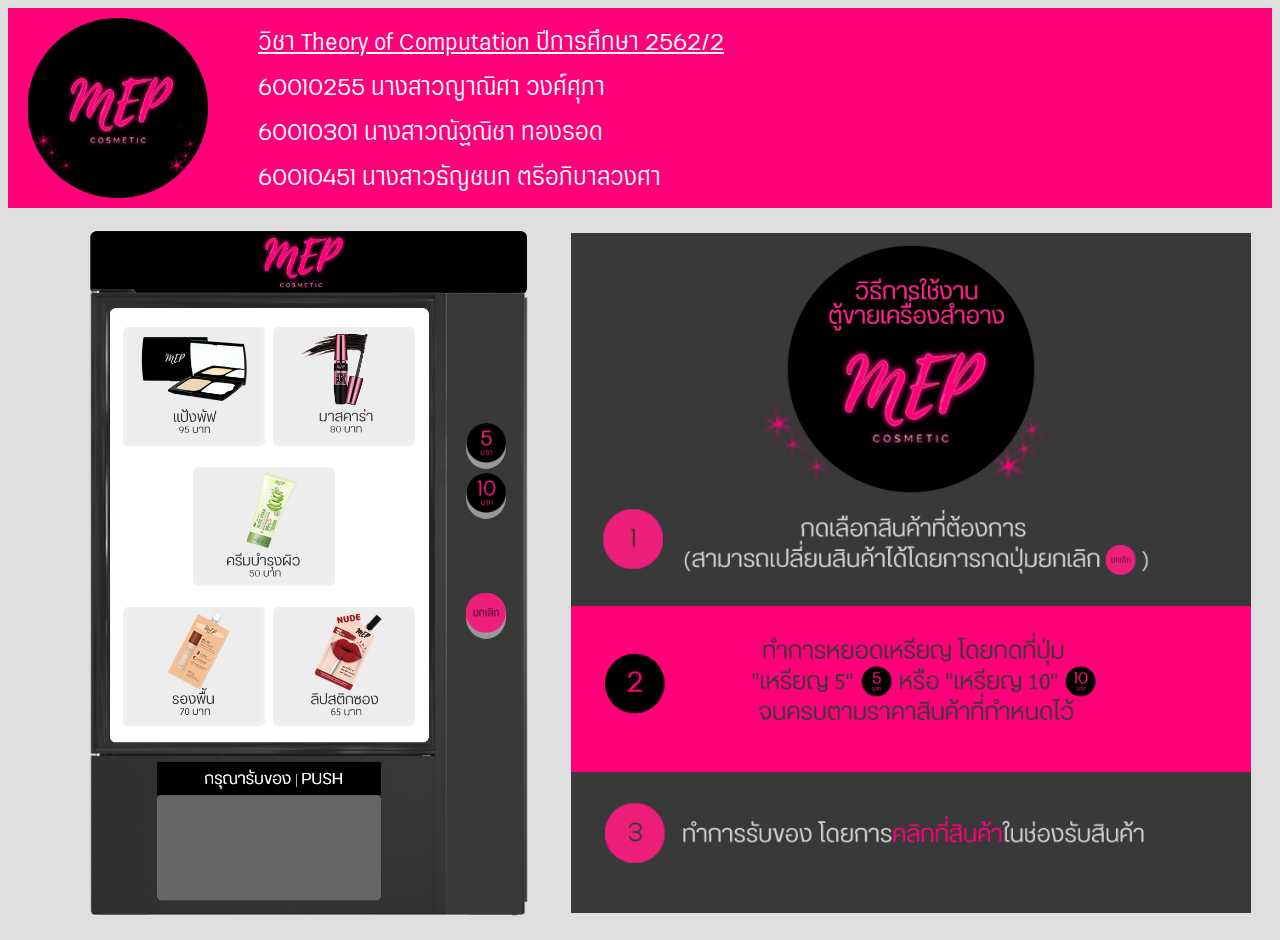
<file: index.html>
<!DOCTYPE html>
<var></var>
<html>
   
    <head>
        <link rel = "stylesheet" type= "text/css" href = "style.css">
        <script type= "text/javascript" src = "main.js"></script>
        
    </head>

    <BODY bgcolor="#dfdfdf">
        <!---ชื่อผู้จัดทำ-->
            <div class = "boxedName" style="background-color:#ff007a;">
                <img src= "pic/LogoHead.png" style="position: absolute; height: 180px;top: 10px;left: 20px;" />

                 <div class = "f2" style="top: 12px;left: 250px;">
                     <U>วิชา Theory of Computation ปีการศึกษา 2562/2 </U><br>
                    60010255 นางสาวญาณิศา วงศ์ศุภา     <br>
                    60010301 นางสาวณัฐณิชา ทองรอด     <br>
                    60010451 นางสาวธัญชนก ตรีอภิบาลวงศา
                </div>      
            </div>  

            <div class="container">
                <img src= "pic/mepempty.png" style="width: 100%"/>
                
                <img src= "pic/วิธีการใช้งาน.png" style = "position: absolute; left:500px; top:10px; height: 680px;  " >
               
                <a href = "skincare.html">
                    <button id = "creamButton" class="btn" style="top: 240px; left: 120px;">
                        <i><img src= "pic/ปุ่มครีม.png" style = "width: 130px ; height:auto;"></i>
                    </button>
                </a>

                <a href = "mascara.html">
                    <button id = "mascaraButton" class="btn" style="top: 100px; left: 200px;">
                        <i><img src= "pic/ปุ่มมาสคาร่า.png" style = "width: 130px ; height:auto;"></i>
                    </button>
                </a>
                    
                <a href = "puff.html">
                    <button id = "puffButton" class="btn" style="top: 100px; left: 50px;">
                        <i><img src= "pic/ปุ่มแป้งพัฟ.png" style = "width: 130px ; height:auto;"></i>
                    </button>
                </a>

                <a href = "lip.html">
                    <button id = "lipButton" class="btn" style="top: 380px; left: 200px;">
                        <i><img src= "pic/ปุ่มลิป.png" style = "width: 130px ; height:auto;"></i>
                    </button>
                </a>

                <a href = "foundation.html">
                    <button id = "founButton" class="btn" style="top: 380px; left: 50px;">
                        <i><img src= "pic/ปุ่มรองพื้น.png" style = "width: 130px ; height:auto;"></i>
                    </button>
                </a>

                <button id="blank"  class= "btnbl" style="top: 571px; left: 80px; position:absolute; background-color: transparent; border:none" onclick = "blankk()">
                    <i><img src= "pic/ว่างเปล่า.png" style = "width: auto ; height:105px;"></i>
                </button>

                <button id = "cancelButton" class="btn2" style="top: 370px; left: 395px;" onclick="aler_tCancel()">
                    <i><img src= "pic/ปุ่มยกเลิก.png" style = "width: 40px ; height:auto;"></i>
                </button>
                <button id = "fivelButton"class="btn2" style="top: 200px; left: 395px;" onclick="aler_t()">
                    <i><img src= "pic/เหรียญ5.png" style = "width: 40px ; height:auto;"></i>
                </button>
                <button id = "tenButton" class="btn2" style="top: 250px; left: 395px;" onclick="aler_t()">
                    <i><img src= "pic/เหรียญ10.png" style = "width: 40px ; height:auto;"></i>
                </button>

            </div>
    </BODY>
</html>
</file>
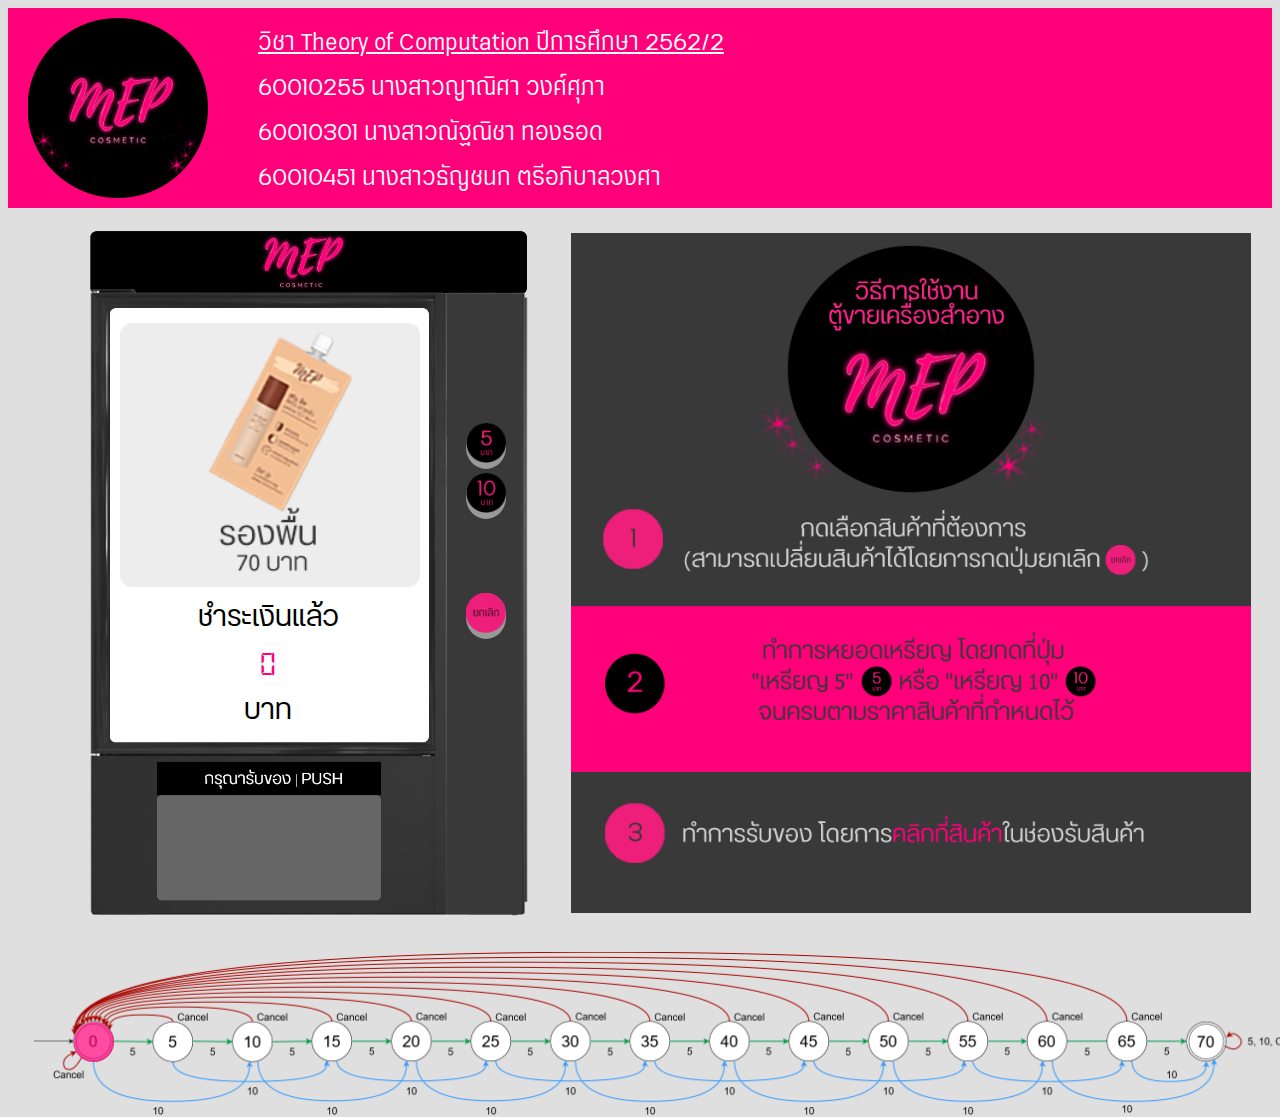
<file: foundation.html>
<!DOCTYPE html>
<html>
    <head>
        <link rel = "stylesheet" type= "text/css" href = "style.css">
    </head>

    <BODY bgcolor="#dfdfdf">
        <!---ชื่อผู้จัดทำ-->
        <script type= "text/javascript" src = "main.js">window.balance = 0;</script>
            <div class = "boxedName" style="background-color:#ff007a;">
                <img src= "pic/LogoHead.png" style="position:absolute; height: 180px;top: 10px;left: 20px;" />

                 <div class = "f2" style="top: 12px;left: 250px;">
                     <U>วิชา Theory of Computation ปีการศึกษา 2562/2 </U><br>
                    60010255 นางสาวญาณิศา วงศ์ศุภา     <br>
                    60010301 นางสาวณัฐณิชา ทองรอด     <br>
                    60010451 นางสาวธัญชนก ตรีอภิบาลวงศา
                </div>
            </div>

            <div class="container">
                <img src= "pic/mepempty.png" style="width: 100%"/>
                <img src= "pic/วิธีการใช้งาน.png" style = "position: absolute; left:500px; top:10px; height: 680px;  " >
                <img src= "pic/ปุ่มรองพื้น.png" style = "position: absolute; left:49px; top:100px; width: 300px ; height:auto;  " ></img>

                <button id = "cancelButton" class="btn2" style="top: 370px; left: 395px;" onclick="foun_dfa(99);setTimeout(alertCancel_f, 10)">
                    <i><img src= "pic/ปุ่มยกเลิก.png" style = "width: 40px ; height:auto;"></i>
                </button>
                <button id = "fiveButton"class="btn2" style="top: 200px; left: 395px;" onclick="foundation_minus(5) ;foun_dfa(5)">
                    <i><img src= "pic/เหรียญ5.png" style = "width: 40px ; height:auto;"></i>
                </button>
                <button id = "tenButton" class="btn2" style="top: 250px; left: 395px;" onclick="foundation_minus(10);foun_dfa(10)">
                    <i><img src= "pic/เหรียญ10.png" style = "width: 40px ; height:auto;"></i>
                </button>

                <button id="push_f" class="btnP"  style="top: 575px; left: 150px; position:absolute; visibility: hidden; background-color: transparent; border:none" onclick = "pushCon_f()">
                    <i><img src= "pic/รองพื้น.png" style = "width: auto ; height:100px;"></i>
                </button>
                <div class="boxArai">
                    <p class = "fontBalance" style="margin:3px">ชำระเงินแล้ว</p>
                    <p id = "result_f" class="fontDigi" style="margin:3px">0</p>
                    <p class = "fontBalance"style="margin:3px">บาท</p>

                </div>
            </div>
            <center><img src= "pic/DFA-70.png" style = "position: absolute; left:30px; margin-top: 20px; margin-bottom: 20px; width: 1280px; height: 165px;"></center>
            <img src= "pic/dfaCir.png" id = "cir_foun" style = "position: absolute; left:73.5px; top:1022px; width: 40px ; height:40px;  " ></img>

            <div id="my-modal-f" class="modal">
                <div class="modal-content">
                  <div class="modal-header">
                    <center><h2 class="fontleb">รับสินค้าเรียบร้อยแล้ว</h2></center>
                  </div>

                  <div class="modal-body">
                    <center><img src= "pic/รองพื้น.png" style = "width: auto ; height:100px; margin-top: 40px;">
                    <p id= "showMeModal_f" style="font-family: Serithai; color:black; font-size: 14pt; margin-top: 10px; margin-bottom: 1px;"></p>
                    <p style="font-family: Serithai; color:black; font-size: 14pt; margin-top: 1pt;">ขอบคุณที่ใช้บริการ</p></center>
                  </div>

                  <div class="modal-footer">
                    <button style="font-family: Serithai; font-size: 12pt; border-radius: 10pt; background-color: white; margin-bottom: 20px;" onclick="comeBackHome()">ตกลง</button>
                  </div>

                </div>
            </div>
    </BODY>
</html>
</file>
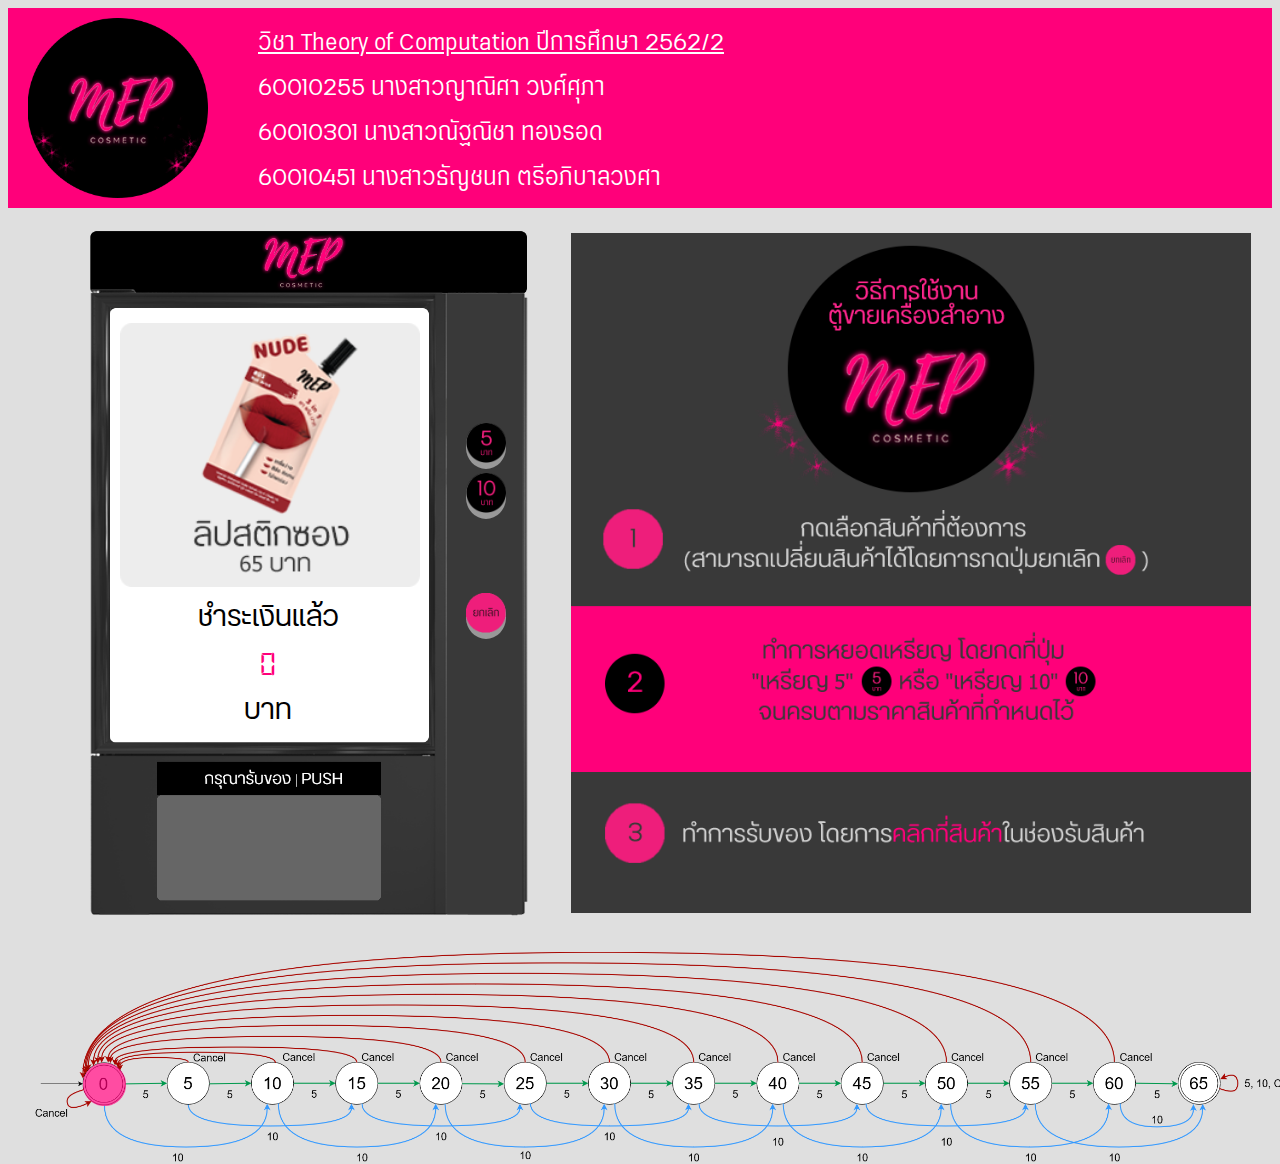
<file: lip.html>
<!DOCTYPE html>
<html>
    <head>
        <link rel = "stylesheet" type= "text/css" href = "style.css">
    </head>

    <BODY bgcolor="#dfdfdf">
        <!---ชื่อผู้จัดทำ-->
        <script type= "text/javascript" src = "main.js">window.balance = 0;</script>
            <div class = "boxedName" style="background-color:#ff007a;">
                <img src= "pic/LogoHead.png" style="position: absolute; height: 180px;top: 10px;left: 20px;" />

                 <div class = "f2" style="top: 12px;left: 250px;">
                     <U>วิชา Theory of Computation ปีการศึกษา 2562/2 </U><br>
                    60010255 นางสาวญาณิศา วงศ์ศุภา     <br>
                    60010301 นางสาวณัฐณิชา ทองรอด     <br>
                    60010451 นางสาวธัญชนก ตรีอภิบาลวงศา
                </div>
            </div>



            <div class="container">
                <img src= "pic/mepempty.png" style="width: 100%"/>
                <img src= "pic/วิธีการใช้งาน.png" style = "position: absolute; left:500px; top:10px; height: 680px;  " >
                <img src= "pic/ปุ่มลิป.png" style = "position: absolute; left:49px; top:100px; width: 300px ; height:auto;  " ></img>


                <button id = "cancelButton" class="btn2" style="top: 370px; left: 395px;" onclick="lip_dfa(99);setTimeout(alertCancel_l, 10)">
                    <i><img src= "pic/ปุ่มยกเลิก.png" style = "width: 40px ; height:auto;"></i>
                </button>
                <button id = "fiveButton"class="btn2" style="top: 200px; left: 395px;" onclick="lip_minus(5);lip_dfa(5)">
                    <i><img src= "pic/เหรียญ5.png" style = "width: 40px ; height:auto;"></i>
                </button>
                <button id = "tenButton" class="btn2" style="top: 250px; left: 395px;" onclick="lip_minus(10);lip_dfa(10)">
                    <i><img src= "pic/เหรียญ10.png" style = "width: 40px ; height:auto;"></i>
                </button>


                <button id="push_l" class="btnP" style="top: 575px; left: 150px; position:absolute; visibility: hidden; background-color: transparent; border:none" onclick = "pushCon_l()">
                    <i><img src= "pic/ลิป.png" style = "width: auto ; height:100px;"></i>
                </button>

                <div class="boxArai">
                    <p class = "fontBalance" style="margin:3px">ชำระเงินแล้ว</p>
                    <p id = "result_l" class="fontDigi" style="margin:3px">0</p>
                    <p class = "fontBalance"style="margin:3px">บาท</p>

                </div>
            </div>
            <center><img src= "pic/DFA-65.png" style = "position: absolute; left:30px; margin-top: 20px; margin-bottom: 20px; width: 1280px; height:212.2px;" ></center>
                <img src= "pic/dfaCir.png" id = "cir_lip" style = "position: absolute; left: 83px; top:1063px; width: 42.5px ; height:42.5px;  " ></img>

                <div id="my-modal-l" class="modal">
                    <div class="modal-content">
                      <div class="modal-header">
                        <center><h2 class="fontleb">รับสินค้าเรียบร้อยแล้ว</h2></center>
                      </div>
    
                      <div class="modal-body">
                        <center><img src= "pic/ลิป.png" style = "width: auto ; height:100px; margin-top: 40px;">
                        <p id= "showMeModal_l" style="font-family: Serithai; color:black; font-size: 14pt; margin-top: 10px; margin-bottom: 1px;"></p>
                        <p style="font-family: Serithai; color:black; font-size: 14pt; margin-top: 1pt;">ขอบคุณที่ใช้บริการ</p></center>
                      </div>
    
                      <div class="modal-footer">
                        <button style="font-family: Serithai; font-size: 12pt; border-radius: 10pt; background-color: white; margin-bottom: 20px;" onclick="comeBackHome()">ตกลง</button>
                      </div>
    
                    </div>
                </div>    

        </BODY>
</html>
</file>
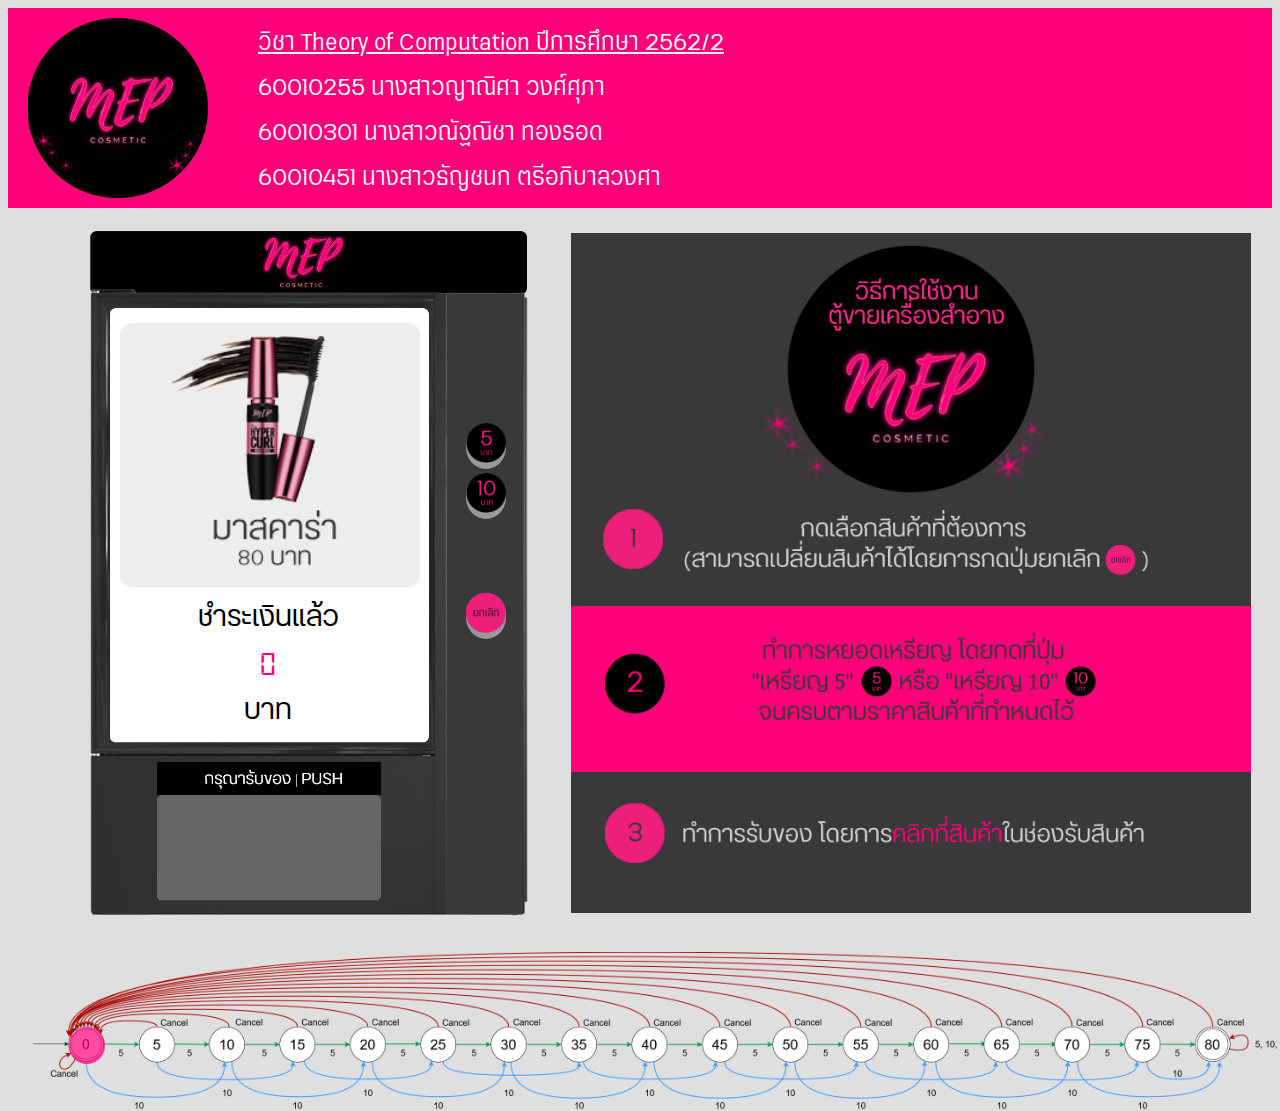
<file: mascara.html>
<!DOCTYPE html>
<html>
    <head>
        <link rel = "stylesheet" type= "text/css" href = "style.css">

    </head>

    <BODY bgcolor="#dfdfdf">
        <!---ชื่อผู้จัดทำ-->
        <script type= "text/javascript" src = "main.js">window.balance = 0;</script>
            <div class = "boxedName" style="background-color:#ff007a;">
                <img src= "pic/LogoHead.png" style="position: absolute; height: 180px;top: 10px;left: 20px;" />

                 <div class = "f2" style="top: 12px;left: 250px;">
                     <U>วิชา Theory of Computation ปีการศึกษา 2562/2 </U><br>
                    60010255 นางสาวญาณิศา วงศ์ศุภา     <br>
                    60010301 นางสาวณัฐณิชา ทองรอด     <br>
                    60010451 นางสาวธัญชนก ตรีอภิบาลวงศา
                </div>
            </div>

            <div class="container">
                <img src= "pic/mepempty.png" style="width: 100%"/>
                <img src= "pic/วิธีการใช้งาน.png" style = "position: absolute; left:500px; top:10px; height: 680px;  " >
                <img src= "pic/ปุ่มมาสคาร่า.png" style = "position: absolute; left:49px; top:100px; width: 300px ; height:auto;" ></img>


                <button id = "cancelButton" class="btn2" style="top: 370px; left: 395px;" onclick="mascara_dfa(99);setTimeout(alertCancel_m, 10)">
                    <i><img src= "pic/ปุ่มยกเลิก.png" style = "width: 40px ; height:auto;"></i>
                </button>

                <button id = "fiveButton"class="btn2" style="top: 200px; left: 395px;"  onclick="mascara_minus(5);mascara_dfa(5)">
                    <i><img src= "pic/เหรียญ5.png" style = "width: 40px ; height:auto;"></i>
                </button>

                <button id = "tenButton" class="btn2" style="top: 250px; left: 395px;" onclick="mascara_minus(10);mascara_dfa(10)">
                    <i><img src= "pic/เหรียญ10.png" style = "width: 40px ; height:auto;"></i>
                </button>

                <button id="push_m" class="btnP" style="top: 575px; left: 140px; position:absolute; visibility: hidden; background-color: transparent; border:none" onclick = "pushCon_m()">
                    <i><img src= "pic/มาสคาร่า.png" style = "width: auto ; height:100px;"></i>
                </button>
                <div class="boxArai">
                    <p class = "fontBalance" style="margin:3px">ชำระเงินแล้ว</p>
                    <p id = "result_m" class="fontDigi" style="margin:3px">0</p>
                    <p class = "fontBalance"style="margin:3px">บาท</p>

                </div>
            </div>
            <center><img src= "pic/DFA-80.png" style = "position: absolute; left:30px; margin-top: 20px; margin-bottom: 20px; width: 1280px; height:159.3px;"></center>
              <img src= "pic/dfaCir.png" id = "cir_mas" style = "position: absolute; left: 68.5px; top:1026.5px; width: 36.5px ; height:37px;  " ></img>

            <div id="my-modal-m" class="modal">
                <div class="modal-content">
                  <div class="modal-header">
                    <center><h2 class="fontleb">รับสินค้าเรียบร้อยแล้ว</h2></center>
                  </div>

                  <div class="modal-body">
                    <center><img src= "pic/มาสคาร่า.png" style = "width: auto ; height:100px; margin-top: 40px;">
                    <p id= "showMeModal_m" style="font-family: Serithai; color:black; font-size: 14pt; margin-top: 10px; margin-bottom: 1px;"></p>
                    <p style="font-family: Serithai; color:black; font-size: 14pt; margin-top: 1pt;">ขอบคุณที่ใช้บริการ</p></center>
                  </div>

                  <div class="modal-footer">
                    <button style="font-family: Serithai; font-size: 12pt; border-radius: 10pt; background-color: white; margin-bottom: 20px;" onclick="comeBackHome()">ตกลง</button>
                  </div>

                </div>
            </div>
              
    </BODY>
</html>
</file>
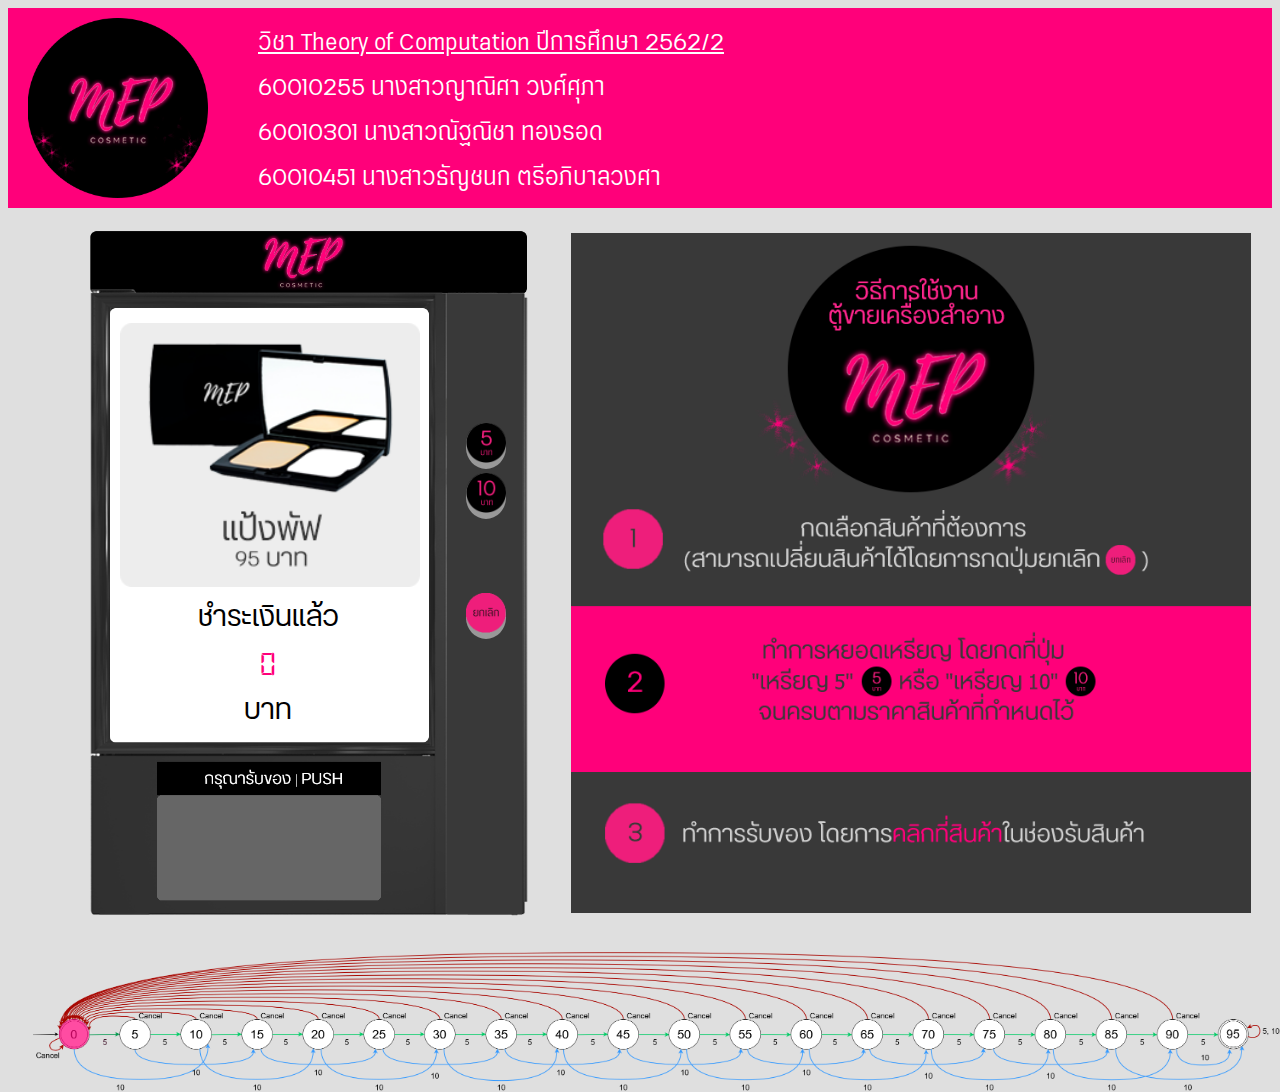
<file: puff.html>
<!DOCTYPE html>
<html>
    <head>
        <link rel = "stylesheet" type= "text/css" href = "style.css">
    </head>

    <BODY bgcolor="#dfdfdf">
        <!---ชื่อผู้จัดทำ-->
        <script type= "text/javascript" src = "main.js">window.balance = 0;</script>
            <div class = "boxedName" style="background-color:#ff007a;">
                <img src= "pic/LogoHead.png" style="position: absolute; height: 180px;top: 10px;left: 20px;" />

                 <div class = "f2" style="top: 12px;left: 250px;">
                     <U>วิชา Theory of Computation ปีการศึกษา 2562/2 </U><br>
                    60010255 นางสาวญาณิศา วงศ์ศุภา     <br>
                    60010301 นางสาวณัฐณิชา ทองรอด     <br>
                    60010451 นางสาวธัญชนก ตรีอภิบาลวงศา
                </div>
            </div>

            <div class="container">
                <img src= "pic/mepempty.png" style="width: 100%"/>
                <img src= "pic/วิธีการใช้งาน.png" style = "position: absolute; left:500px; top:10px; height: 680px;  " >
                <img src= "pic/ปุ่มแป้งพัฟ.png" style = "position: absolute; left:49px; top:100px; width: 300px ; height:auto;"></img>




                <button id = "cancelButton" class="btn2" style="top: 370px; left: 395px;" onclick="puff_dfa(99);setTimeout(alertCancel_p, 10)">
                    <i><img src= "pic/ปุ่มยกเลิก.png" style = "width: 40px ; height:auto;"></i>
                </button>
                <button id = "fiveButton"class="btn2" style="top: 200px; left: 395px;" onclick="puff_minus(5); puff_dfa(5);">
                    <i><img src= "pic/เหรียญ5.png" style = "width: 40px ; height:auto;"></i>
                </button>
                <button id = "tenButton" class="btn2" style="top: 250px; left: 395px;" onclick="puff_minus(10); puff_dfa(10);">
                    <i><img src= "pic/เหรียญ10.png" style = "width: 40px ; height:auto;"></i>
                </button>

                <button id="push_p"  class="btnP"style="top: 580px; left: 120px; position:absolute; visibility: hidden; background-color: transparent; border:none" onclick = "pushCon_p()">
                    <i><img src= "pic/แป้งพัฟ.png" style = "width: auto ; height:100px;"></i>
                </button>
                <div class="boxArai">
                    <p class = "fontBalance" style="margin:3px">ชำระเงินแล้ว</p>
                    <p id = "result_p" class="fontDigi" style="margin:3px">0</p>
                    <p class = "fontBalance"style="margin:3px">บาท</p>

                </div>
            </div>

              <img src= "pic/DFA-95.png" style = "position: absolute; left:30px; margin-top: 20px; margin-bottom: 20px; width: 1280px; height:140px;">
              <img src= "pic/dfaCir.png" id = "cir_puff" style = "position: absolute; left:59px; top:1019px; width: 30px ; height:30px;"></img>

              <div id="my-modal-p" class="modal">
                <div class="modal-content">
                  <div class="modal-header">
                    <center><h2 class="fontleb">รับสินค้าเรียบร้อยแล้ว</h2></center>
                  </div>

                  <div class="modal-body">
                    <center><img src= "pic/แป้งพัฟ.png" style = "width: auto ; height:100px; margin-top: 40px;">
                    <p id= "showMeModal_p" style="font-family: Serithai; color:black; font-size: 14pt; margin-top: 10px; margin-bottom: 1px;"></p>
                    <p style="font-family: Serithai; color:black; font-size: 14pt; margin-top: 1pt;">ขอบคุณที่ใช้บริการ</p></center>
                  </div>

                  <div class="modal-footer">
                    <button style="font-family: Serithai; font-size: 12pt; border-radius: 10pt; background-color: white; margin-bottom: 20px;" onclick="comeBackHome()">ตกลง</button>
                  </div>

                </div>
            </div>

    </BODY>
</html>
</file>
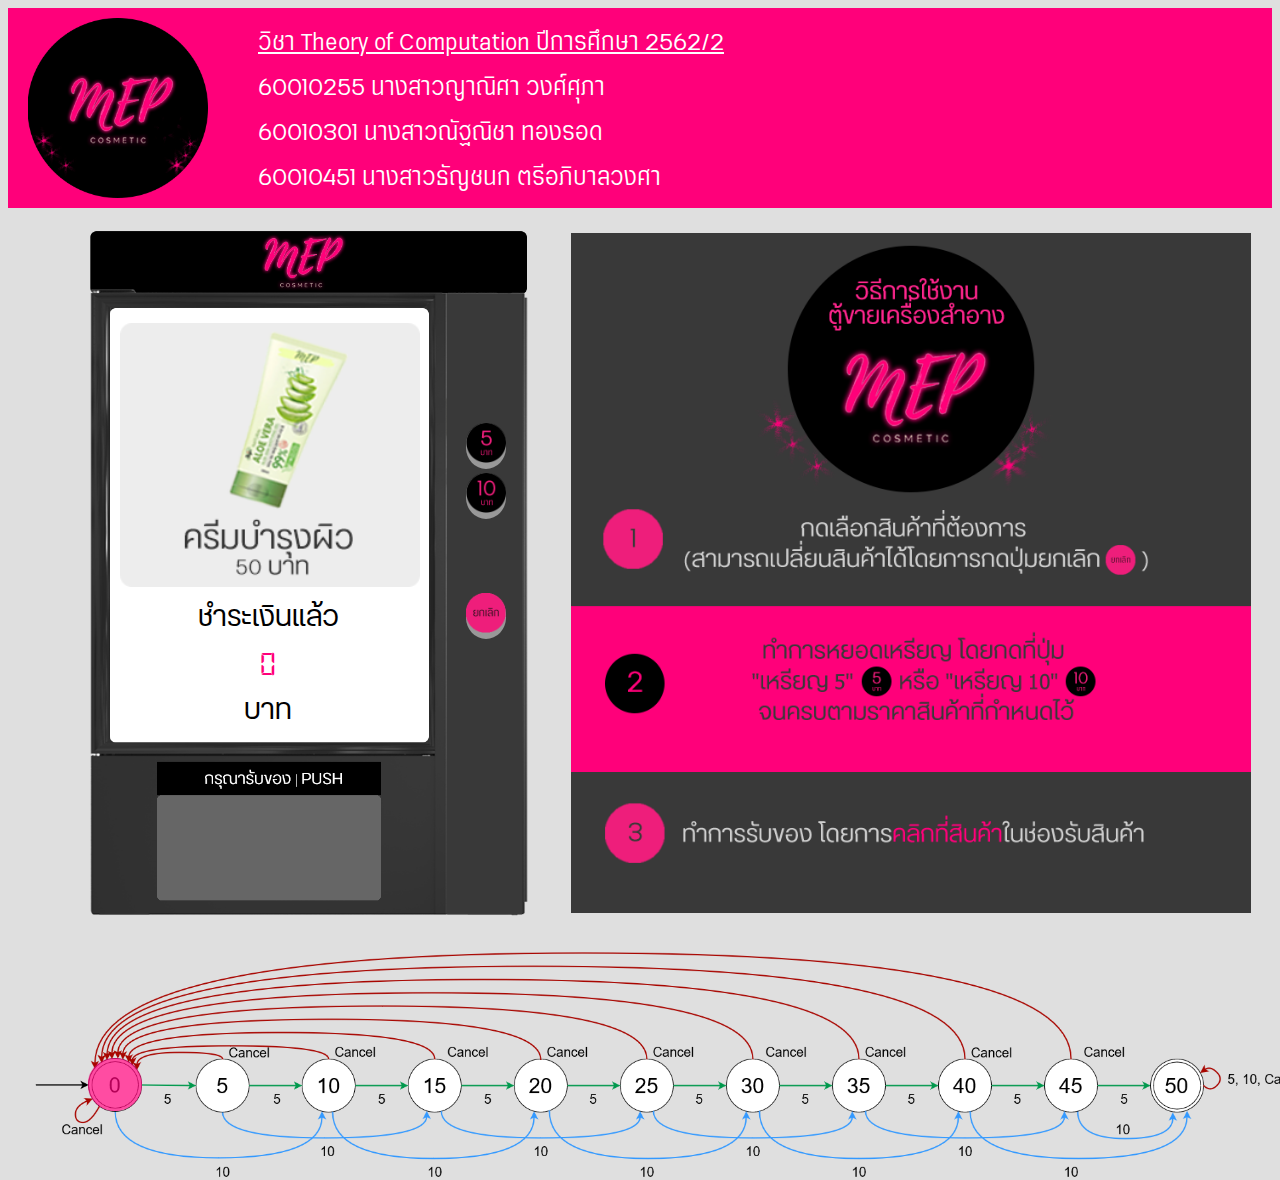
<file: skincare.html>
<!DOCTYPE html>
<html>
    <head>
        <link rel = "stylesheet" type= "text/css" href = "style.css">
    </head>

    <BODY bgcolor="#dfdfdf">
        <!---ชื่อผู้จัดทำ-->
        <script type= "text/javascript" src = "main.js">window.balance = 0;</script>
            <div class = "boxedName" style="background-color:#ff007a;">
                <img src= "pic/LogoHead.png" style="position: absolute; height: 180px;top: 10px;left: 20px;" />

                 <div class = "f2" style="top: 12px;left: 250px;">
                     <U>วิชา Theory of Computation ปีการศึกษา 2562/2 </U><br>
                    60010255 นางสาวญาณิศา วงศ์ศุภา     <br>
                    60010301 นางสาวณัฐณิชา ทองรอด     <br>
                    60010451 นางสาวธัญชนก ตรีอภิบาลวงศา
                </div>
            </div>

            <div class="container">
                <img src= "pic/mepempty.png" style="width: 100%"/>
                <img src= "pic/วิธีการใช้งาน.png" style = "position: absolute; left:500px; top:10px; height: 680px;  " >
                <img src= "pic/ปุ่มครีม.png" style = "position: absolute; left:49px; top:100px; width: 300px ; height:auto;  " ></img>


                <button id = "cancelButton" class="btn2" style="top: 370px; left: 395px;" onclick="cream_dfa(99);setTimeout(alertCancel_c, 10)">
                    <i><img src= "pic/ปุ่มยกเลิก.png" style = "width: 40px ; height:auto;"></i>
                </button>
                <button id = "fiveButton"class="btn2" style="top: 200px; left: 395px;" onclick="cream_minus(5);cream_dfa(5)">
                    <i><img src= "pic/เหรียญ5.png" style = "width: 40px ; height:auto;"></i>
                </button>
                <button id = "tenButton" class="btn2" style="top: 250px; left: 395px;" onclick="cream_minus(10);cream_dfa(10)">
                    <i><img src= "pic/เหรียญ10.png" style = "width: 40px ; height:auto;"></i>
                </button>

                <button id="push_c" class="btnP" style="top: 575px; left: 150px; position:absolute; visibility: hidden; background-color: transparent; border:none" onclick="pushCon_c()">
                    <i><img src= "pic/cream.png" style = "width: auto ; height:100px;"></i>
                </button>

                <div class="boxArai">
                    <p class = "fontBalance" style="margin:3px">ชำระเงินแล้ว</p>
                    <p id = "result_s" class="fontDigi" style="margin:3px">0</p>
                    <p class = "fontBalance"style="margin:3px">บาท</p>

                </div>

            </div>
            <center><img src= "pic/DFA-ครีม50.png" style = "position: absolute; left:30px; margin-top: 20px; width: 1280px ; height: 227.4;"></center>
            <img src= "pic/dfaCir.png" id = "cir_cream" style = "position: absolute; left: 88px; top:1058px; width: 54px ; height:53px;  " ></img>

            <div id="my-modal-c" class="modal">
                <div class="modal-content">
                  <div class="modal-header">
                    <center><h2 class="fontleb">รับสินค้าเรียบร้อยแล้ว</h2></center>
                  </div>

                  <div class="modal-body">
                    <center><img src= "pic/cream.png" style = "width: auto ; height:100px; margin-top: 40px;">
                    <p id= "showMeModal_c" style="font-family: Serithai; color:black; font-size: 14pt; margin-top: 10px; margin-bottom: 1px;"></p>
                    <p style="font-family: Serithai; color:black; font-size: 14pt; margin-top: 1pt;">ขอบคุณที่ใช้บริการ</p></center>
                  </div>

                  <div class="modal-footer">
                    <button style="font-family: Serithai; font-size: 12pt; border-radius: 10pt; background-color: white; margin-bottom: 20px;" onclick="comeBackHome()">ตกลง</button>
                  </div>

                </div>
            </div>
    </BODY>
</html>
</file>
<file: style.css>
/*กล่องชื่อ*/
.boxedName {

   width: 100%;
   height: 200px;

   position: relative;
   /*border: 3px dashed black;
    padding: 15px;
   border-radius: 10px;
   left: 990px;*/


}

.boxedCoin {
   /*border: 3px dashed black;
   width: fit-content;
   height: fit-content;*/
   padding: 15px;
   border-radius: 10px;
   position: relative;
   top: 0 px;
   left: 10px;
}

.boxArai{
   
    text-align: center;
    position: absolute;
    width: 320px;
    height: fit-content;
    top: 365px; 
    left: 37px; 
    position:absolute;
}

/*import font*/
@font-face {
    font-family: "Serithai";
    src: url("font/Serithai-Regular.ttf");
}
@font-face {
    font-family: "CreamCandy";
    src: url("font/CreamCandy-8MMqZ.otf");
}
@font-face {
    font-family: "Anantason";
    src: url("font/Anantason-Regular.ttf");
}
@font-face {
    font-family: "Digit";
    src: url("font/digital-7.ttf");
}

/*ชื่อ*/
.boxedName .f2 {
    position: absolute;
    font-family: Serithai;
    color:white;
    font-size: 18pt;
}

.fontDigi{
    font-family: Digit;
    color: #ff007a;
    font-size: 25pt;
}

.fontBalance{
    font-family: Anantason;
    color:black;
    font-size: 18pt;
}

.fontleb{
  font-family: Serithai;
  color: white;
  font-size: 15pt;
}

/*ตู้*/
.container {
    position: relative;
    width: 100%;
    max-width: 470px;
    margin-top : 15px;
    margin-left: 5%;
}

/*ปุ่มรูปภาพ*/
.container .btn {
    position: absolute;
    border: none;
    border-radius: 5px;
    text-align: center;
    text-decoration: none;
    display: inline-block;
    margin: 4px 2px;
    cursor: pointer;
    -webkit-transition-duration: 0.4s; /* Safari */
    transition-duration: 0.4s;
}
/*animation ปุ่มรูปภาพ*/
.container .btn:hover {
    box-shadow: 0 12px 16px 0 rgba(0,0,0,0.24),0 17px 50px 0 rgba(0,0,0,0.19);
}

/*------------------------------------------------------------------------------*/
.container .btnbl {
    position: absolute;
    border: none;
    text-align: center;
    text-decoration: none;
    cursor: pointer;
    -webkit-transition-duration: 0.4s; /* Safari */
    transition-duration: 0.4s;
    opacity: 0%;
}
.container .btnbl:hover {
    
    box-shadow: 0 10px 14px 0 rgba(0,0,0,0.24),0 17px 50px 0 rgba(0,0,0,0.19);
}
/*---------------------------------------------------------------------------*/
.container .btnP {
    position: absolute;
    border: none;
    text-align: center;
    text-decoration: none;
    cursor: pointer;
    -webkit-transition-duration: 0.4s; /* Safari */
    transition-duration: 0.4s;
}
.container .btnP:hover {
    transform: scale(1.2);
    
}

/*ปุ่มเหรียญ*/
.container .btn2 {
    position: absolute;
    display: inline-block;
    padding: 0px 0px;
    cursor: pointer;
    border: none;
    background-color: #999;
    border-radius: 50%;
    box-shadow: 0 3px #999;
}

.container .btn2:active {
  background-color: #666;
  box-shadow: 0 1px #666;
  transform: translateY(3px);
}

.btn5 {
    background-image: "pic/เหรียญ5.png";
    width: 40px ;
    height: auto;
}

.btn10 {
    background-image: "pic/เหรียญ10.png";
    width: 40px ;
    height: auto;
}

.btnOK_Push{
    background-color: turquoise;
    width: 40px ;
    height: auto;
}

.boxPush{
    text-align: center;
    border: 1px;
    position: absolute;
    width:200px;
    height: 200px;;
}

/*-------------------------------------------------*/
:root{
    --modal-duration: 1s;
    --modal-color: #ff007a;
}

.modal{
    display: none;
    position: fixed;
    z-index: 1;
    left: 0;
    top: 0;
    height: 100%;
    width: 100%;
    overflow: auto;
    background-color: rgba(0, 0, 0, 0.5);
}

.modal-content {
    margin: 10% auto;
    width: 25%;
    box-shadow: 0 5px 8px 0 rgba(0, 0, 0, 0.2), 0 7px 20px 0 rgba(0, 0, 0, 0.17);
    animation-name: modalopen;
    animation-duration: var(--modal-duration);
}

.modal-header h2,
.modal-footer h3{
  margin: 0;
}

.modal-header {
    background: var(--modal-color);
    padding: 15px;
    color: #fff;
    border-top-left-radius: 5px;
    border-top-right-radius: 5px;
}

.modal-body {
    padding: 10px 10px;
    background: #fff;
}
  
.modal-footer {
    background-color: white;
    padding: 5px;
    color: #fff;
    text-align: center;
    border-bottom-left-radius: 5px;
    border-bottom-right-radius: 5px;
}
  

@keyframes modalopen {
    from {
      opacity: 0;
    }
    to {
      opacity: 1;
    }
}
</file>
